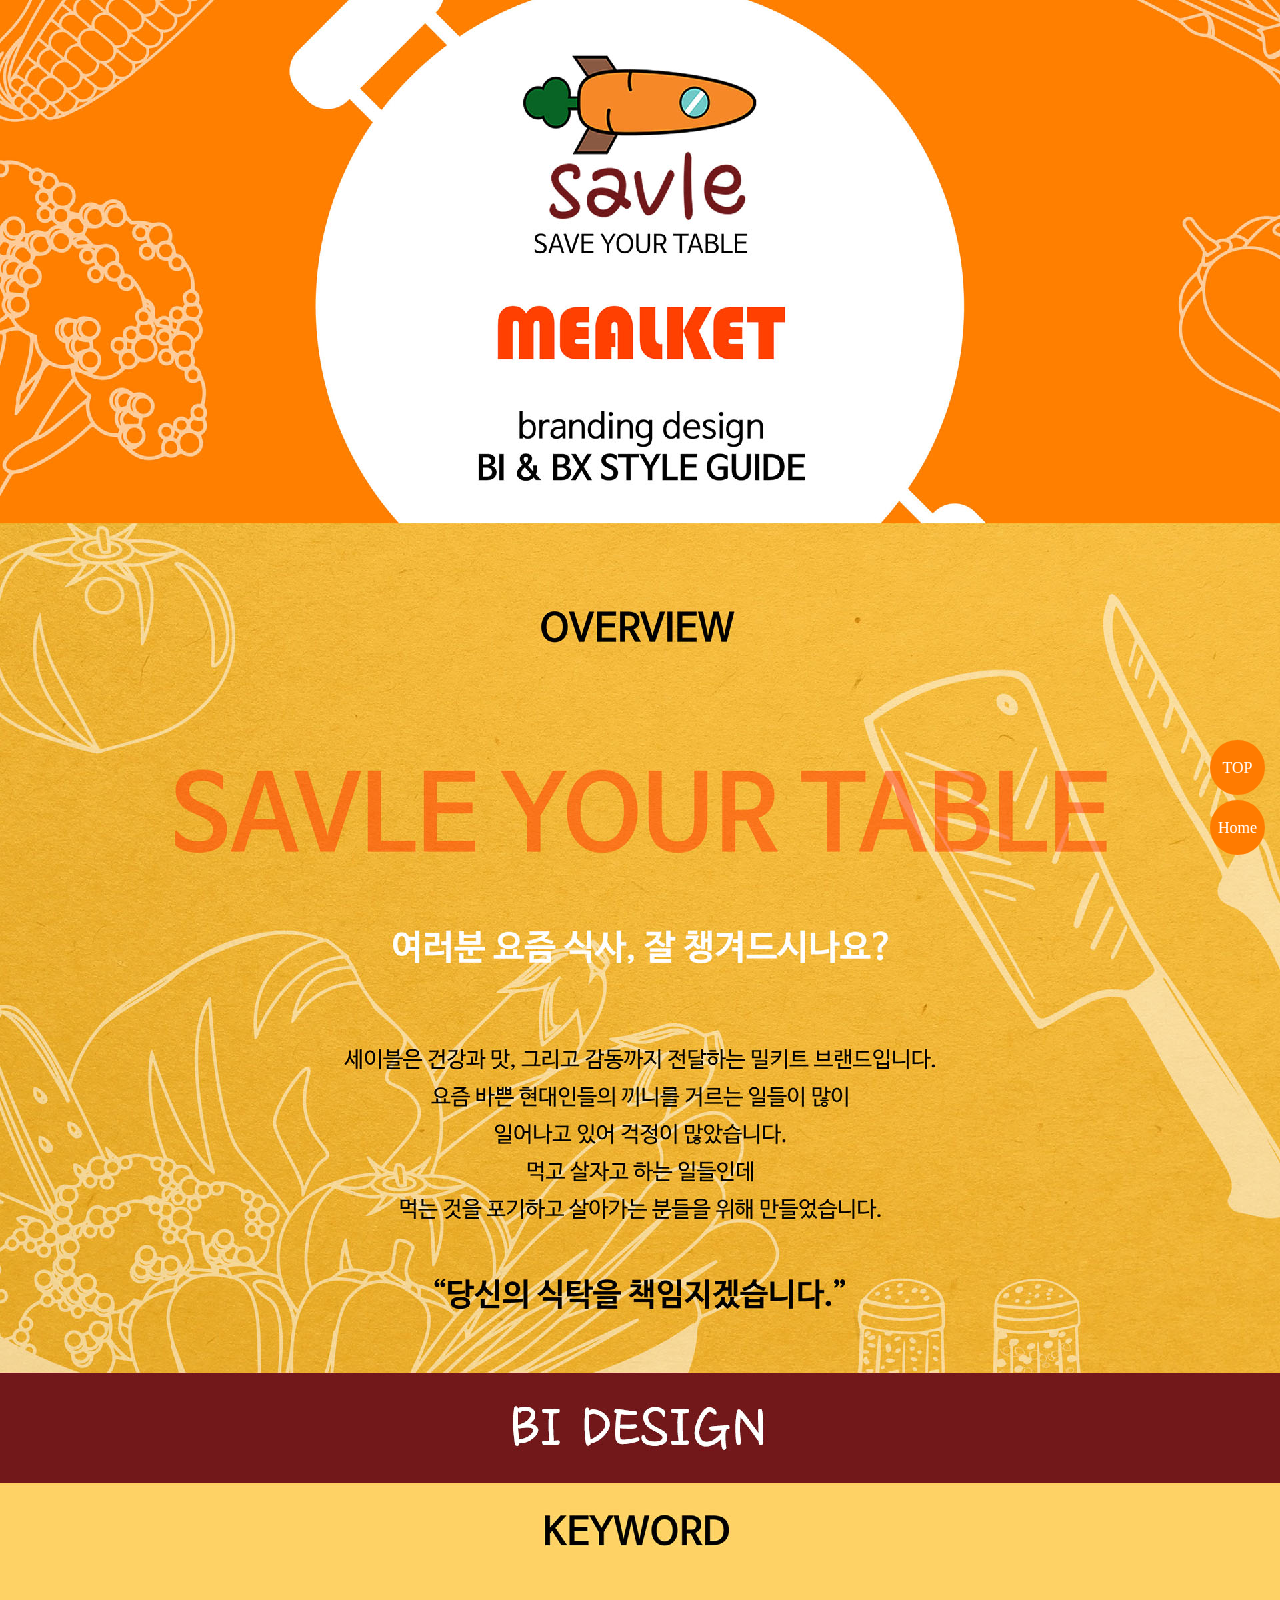
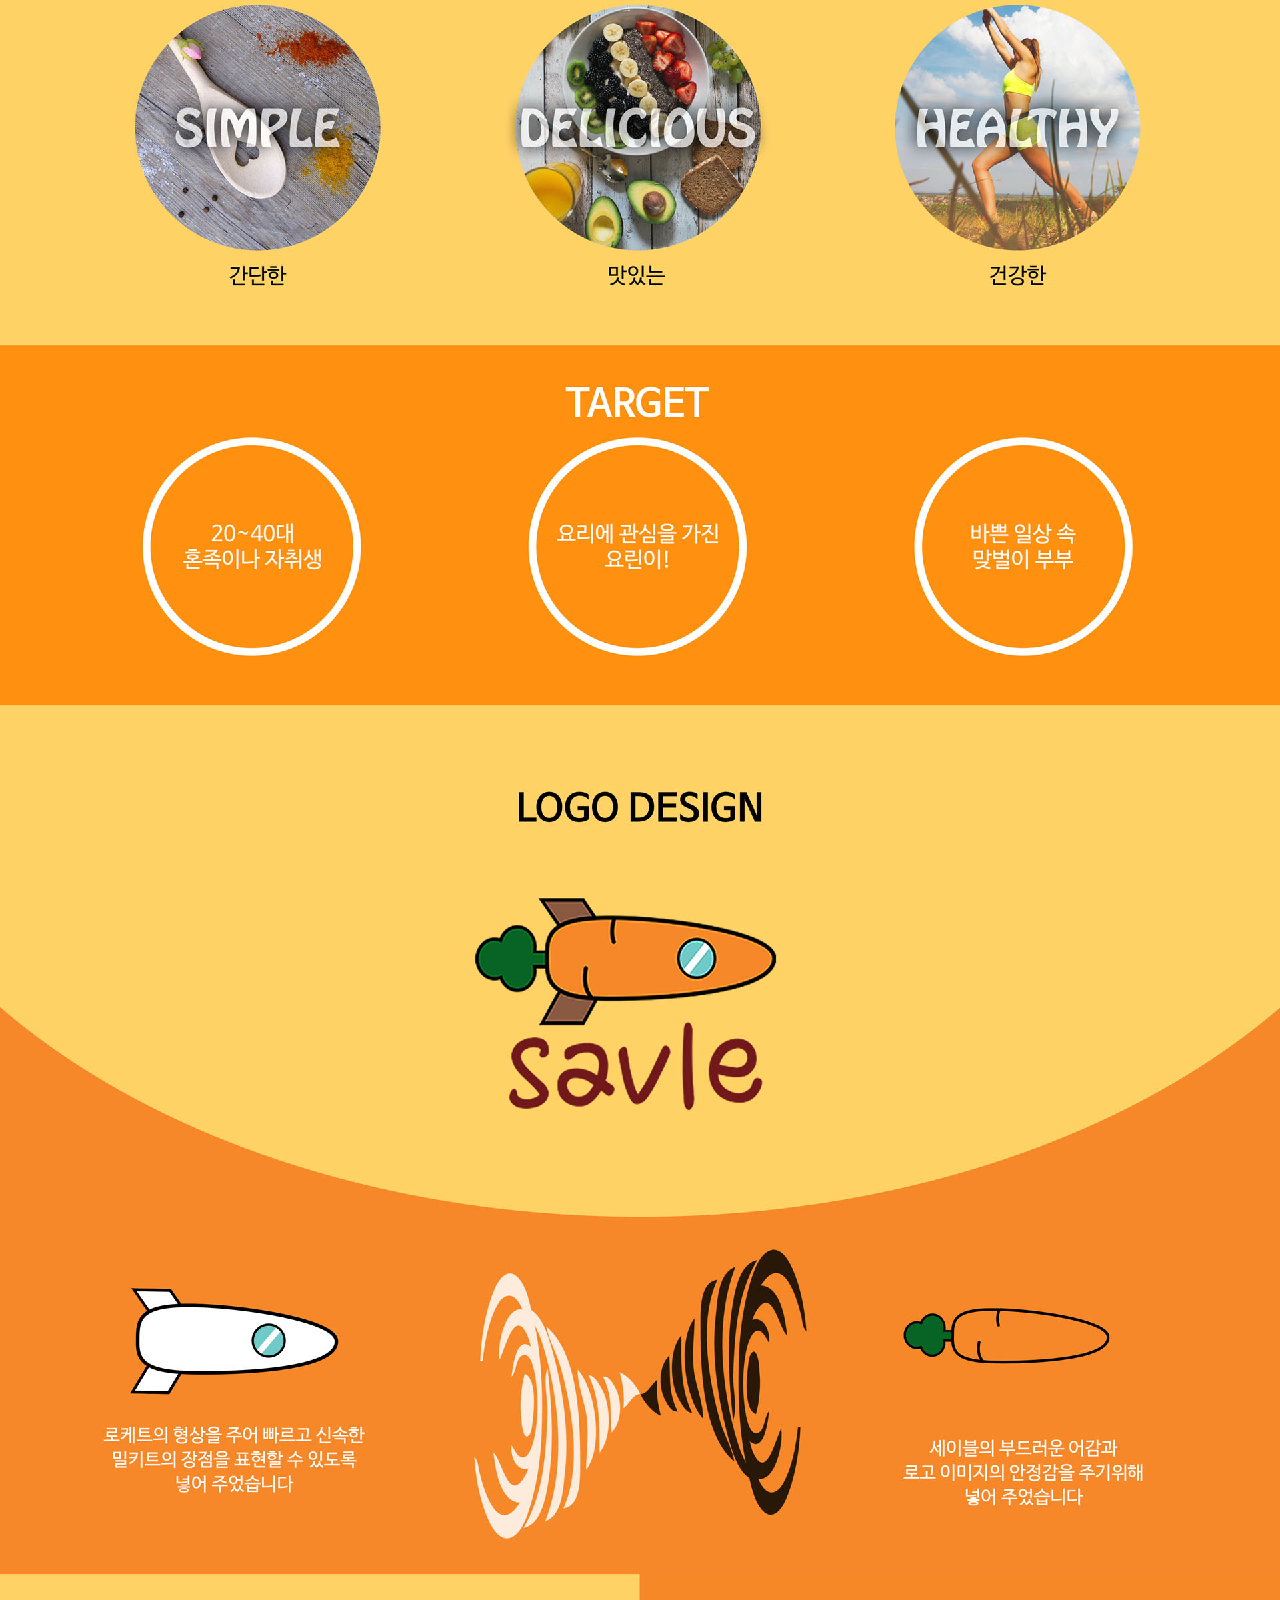
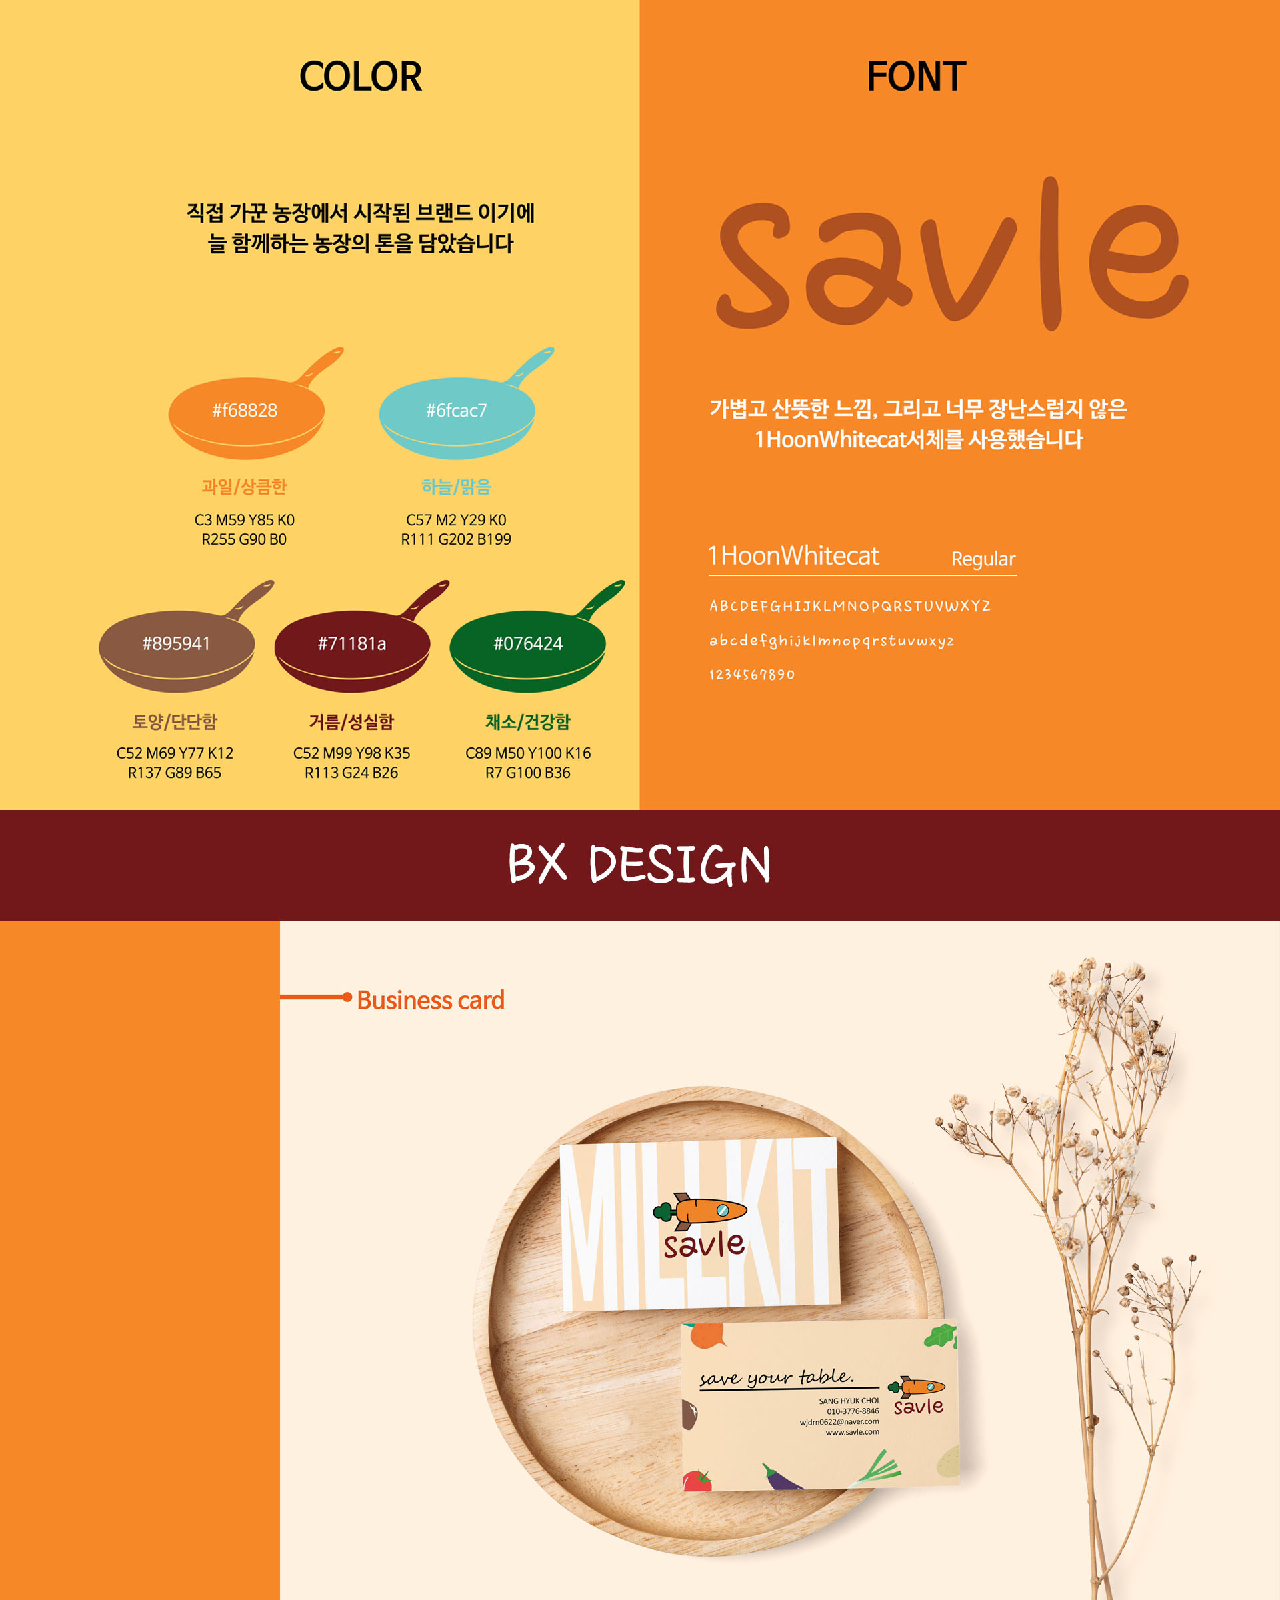
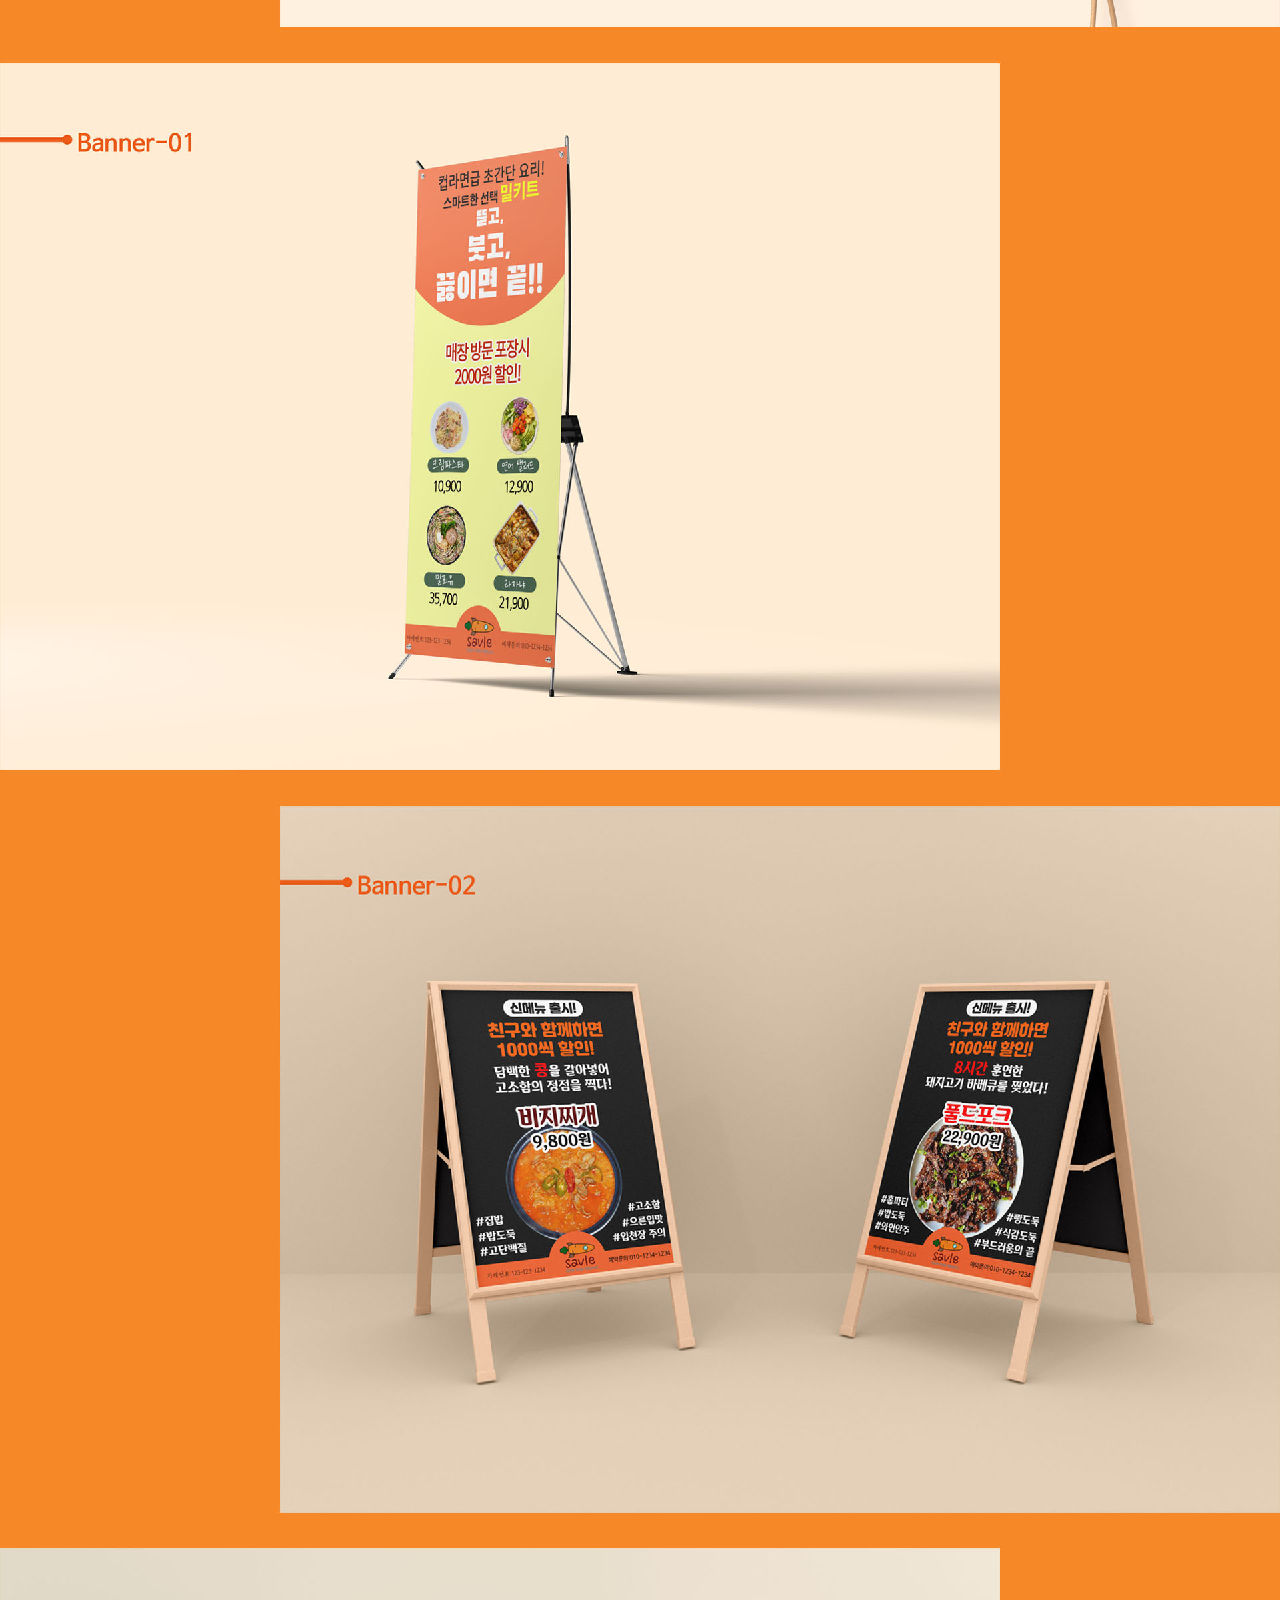
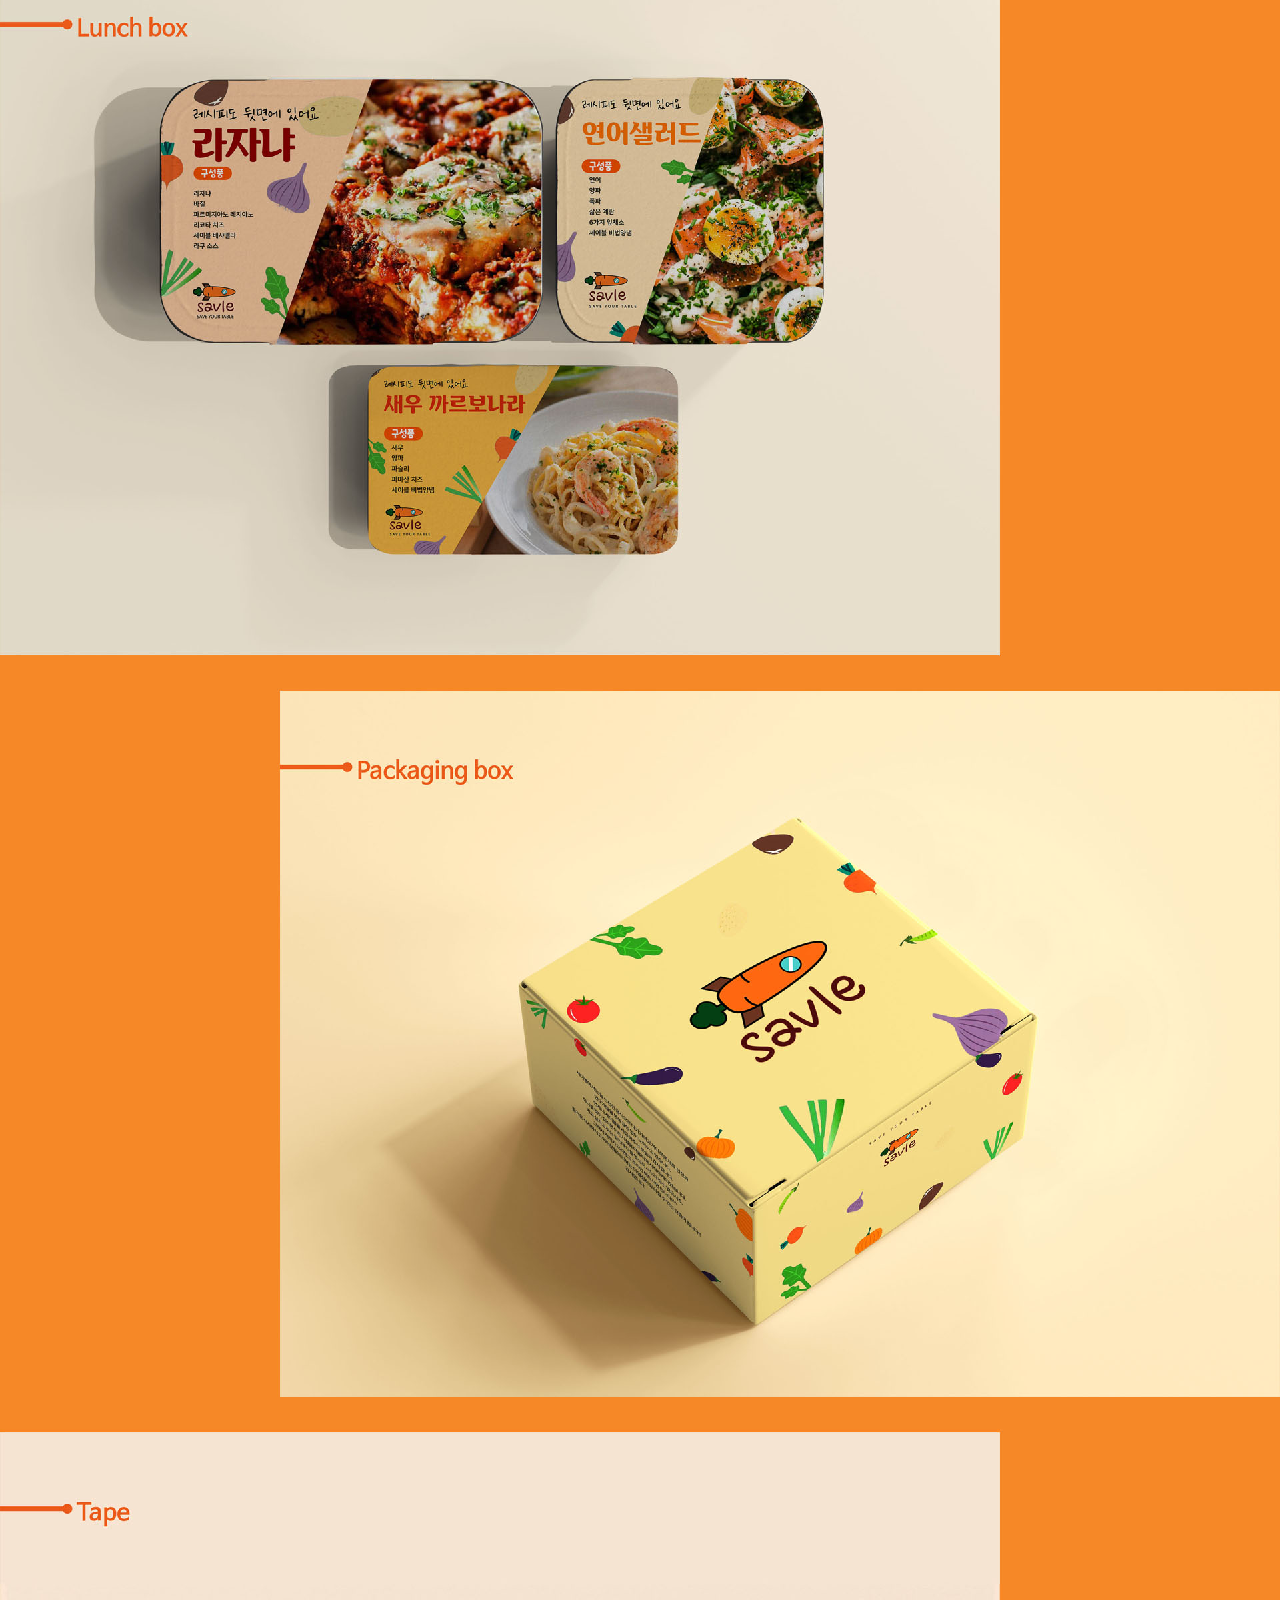
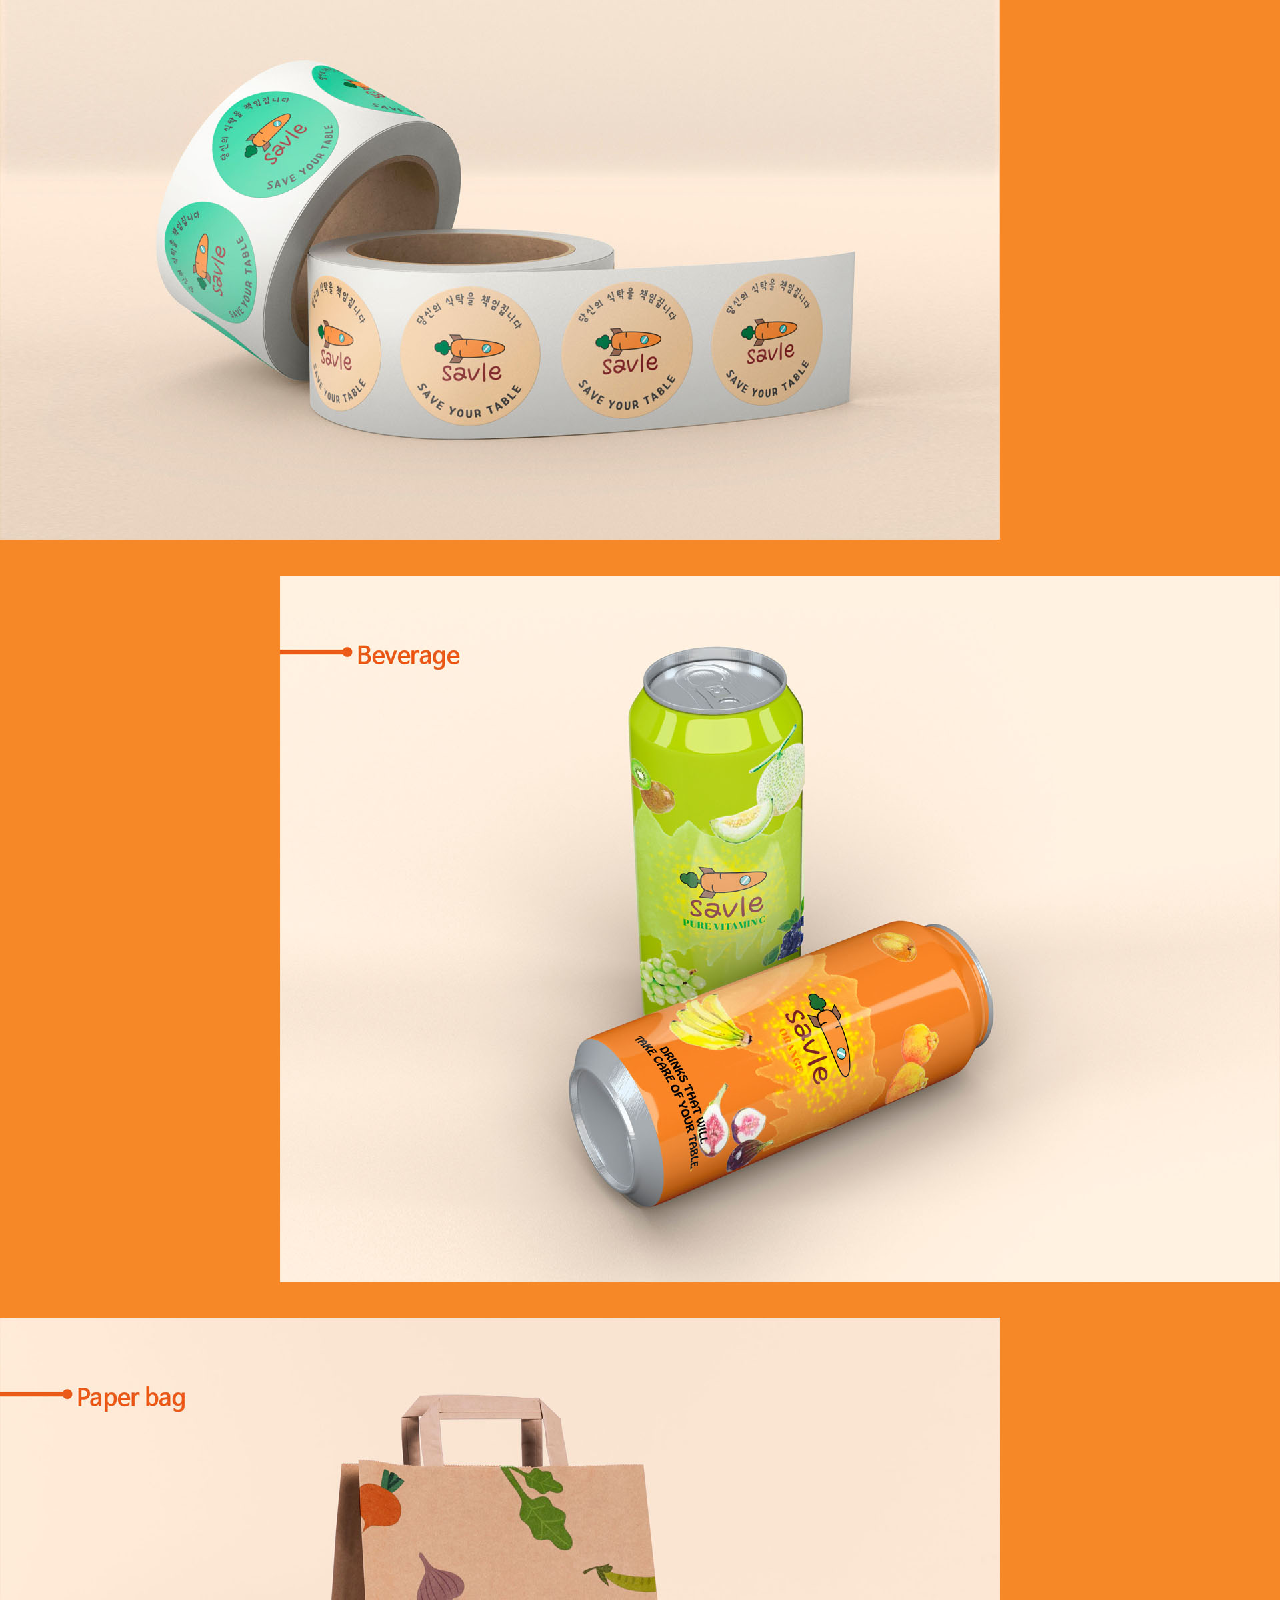
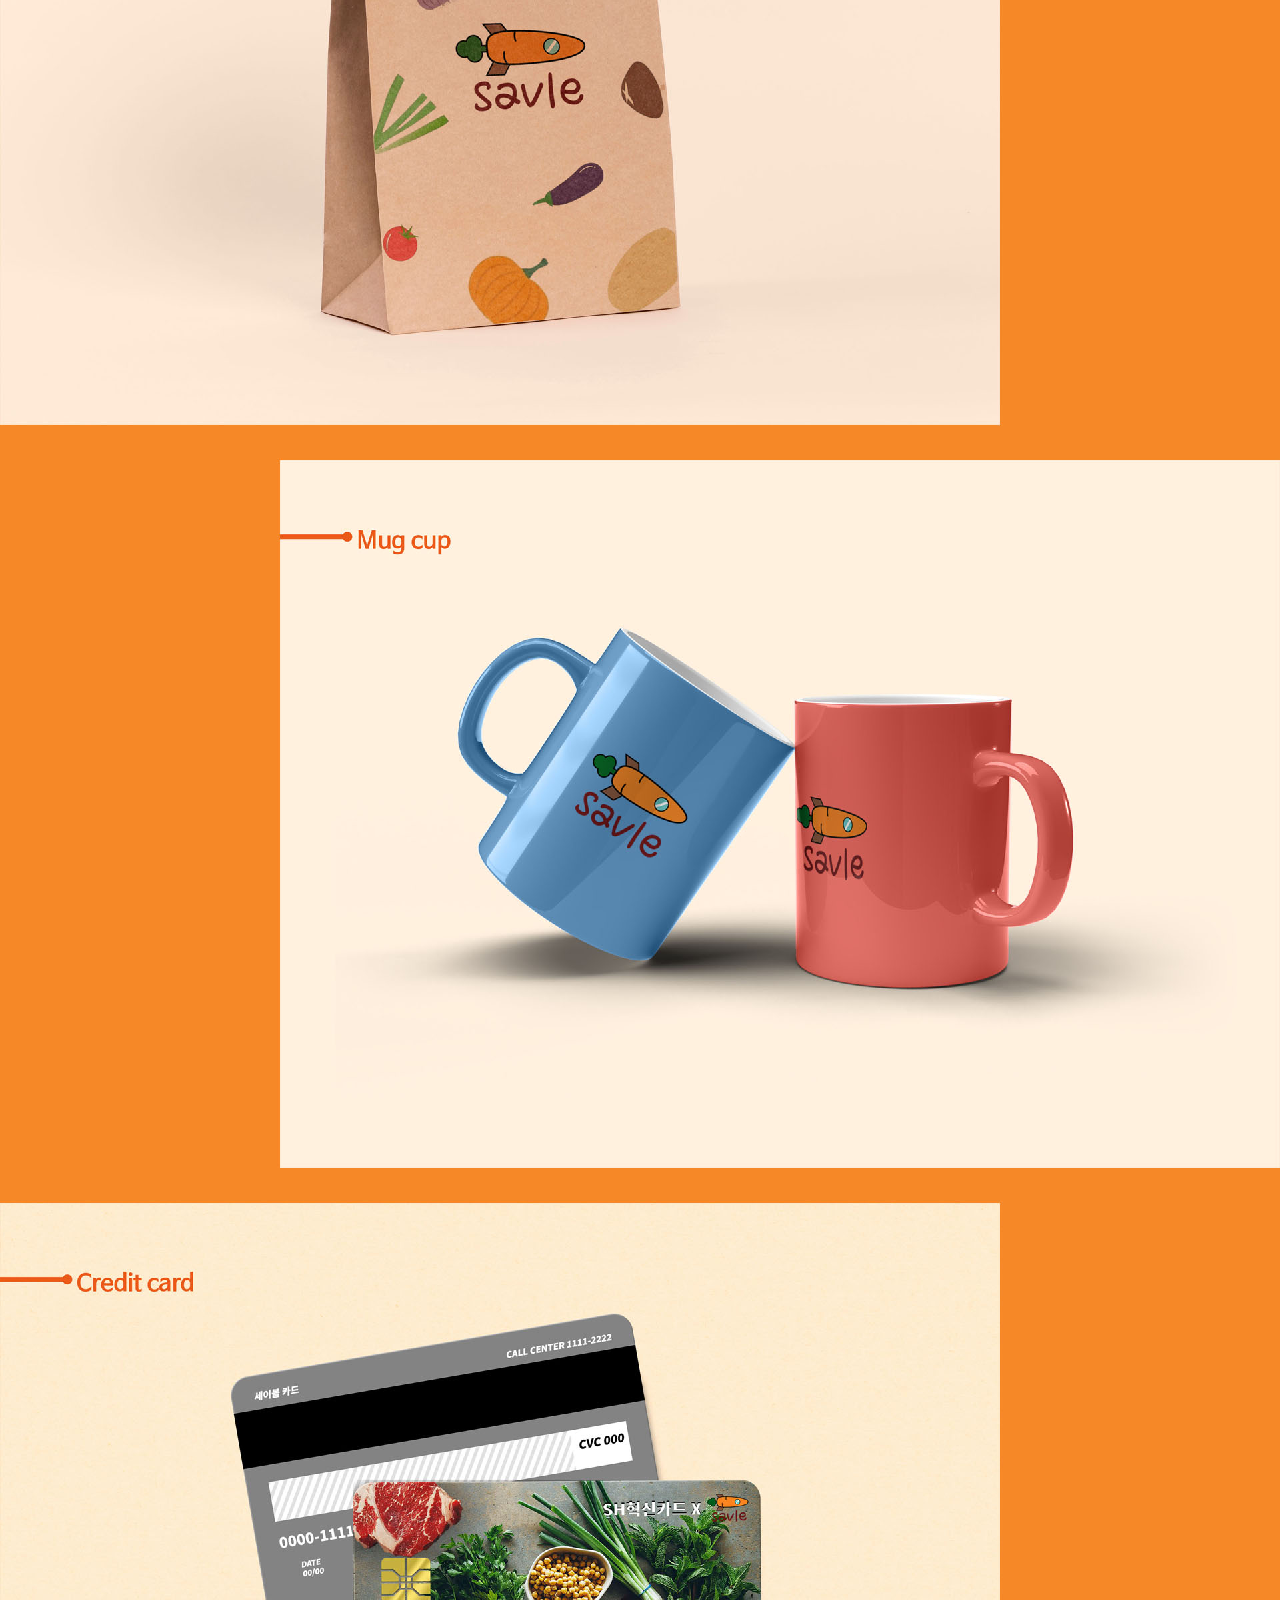
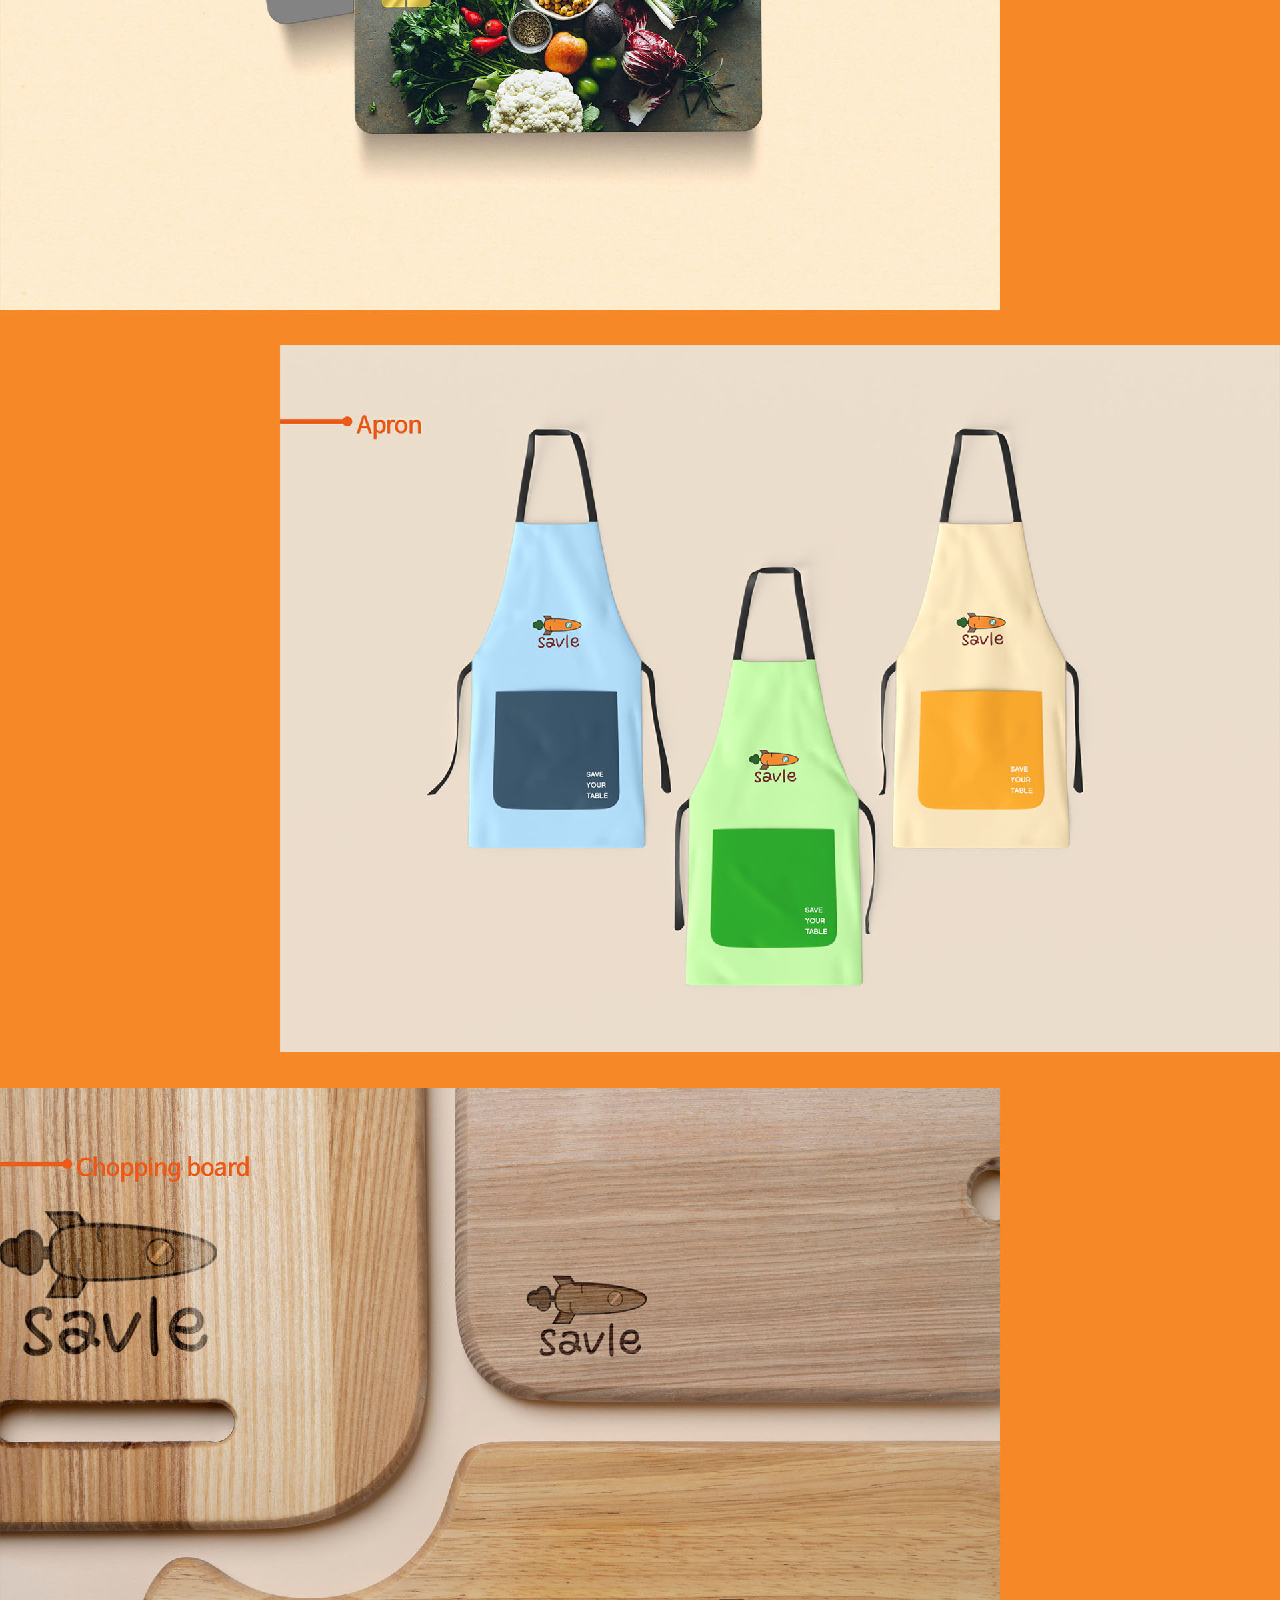
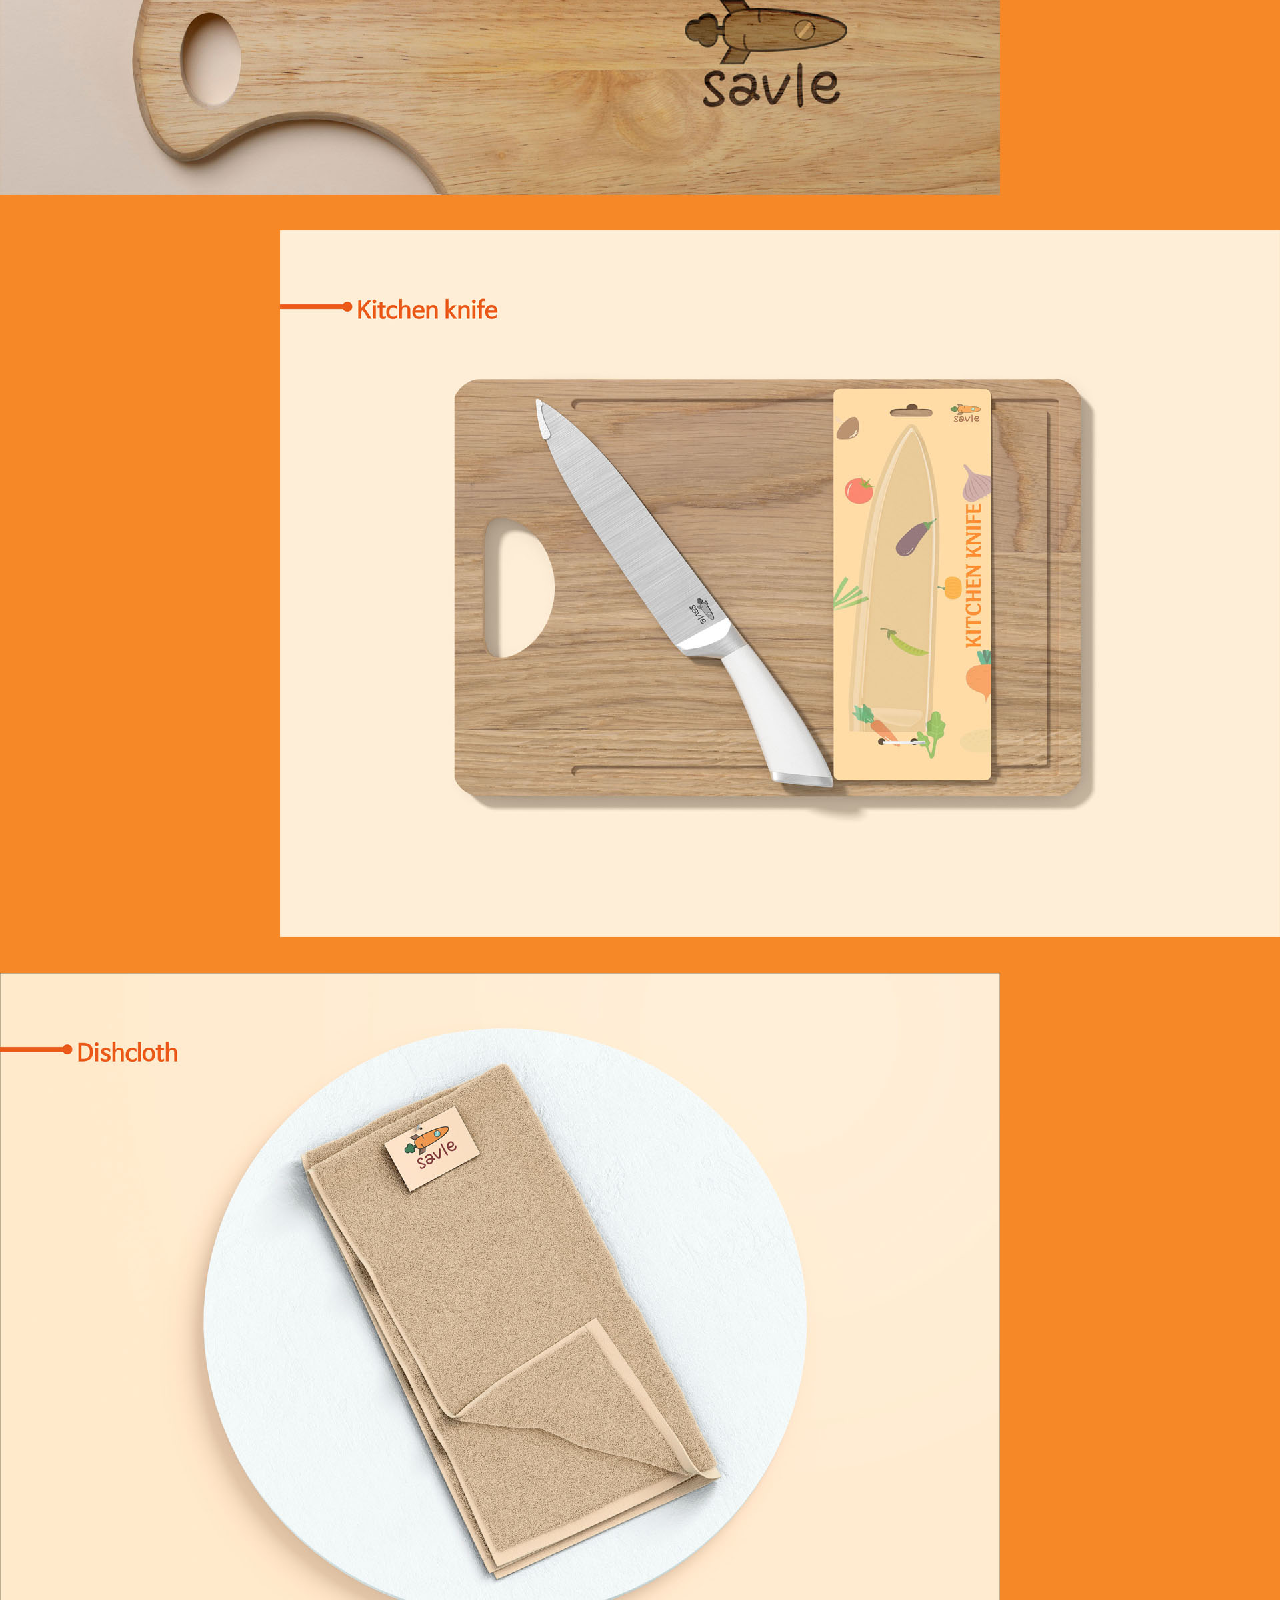
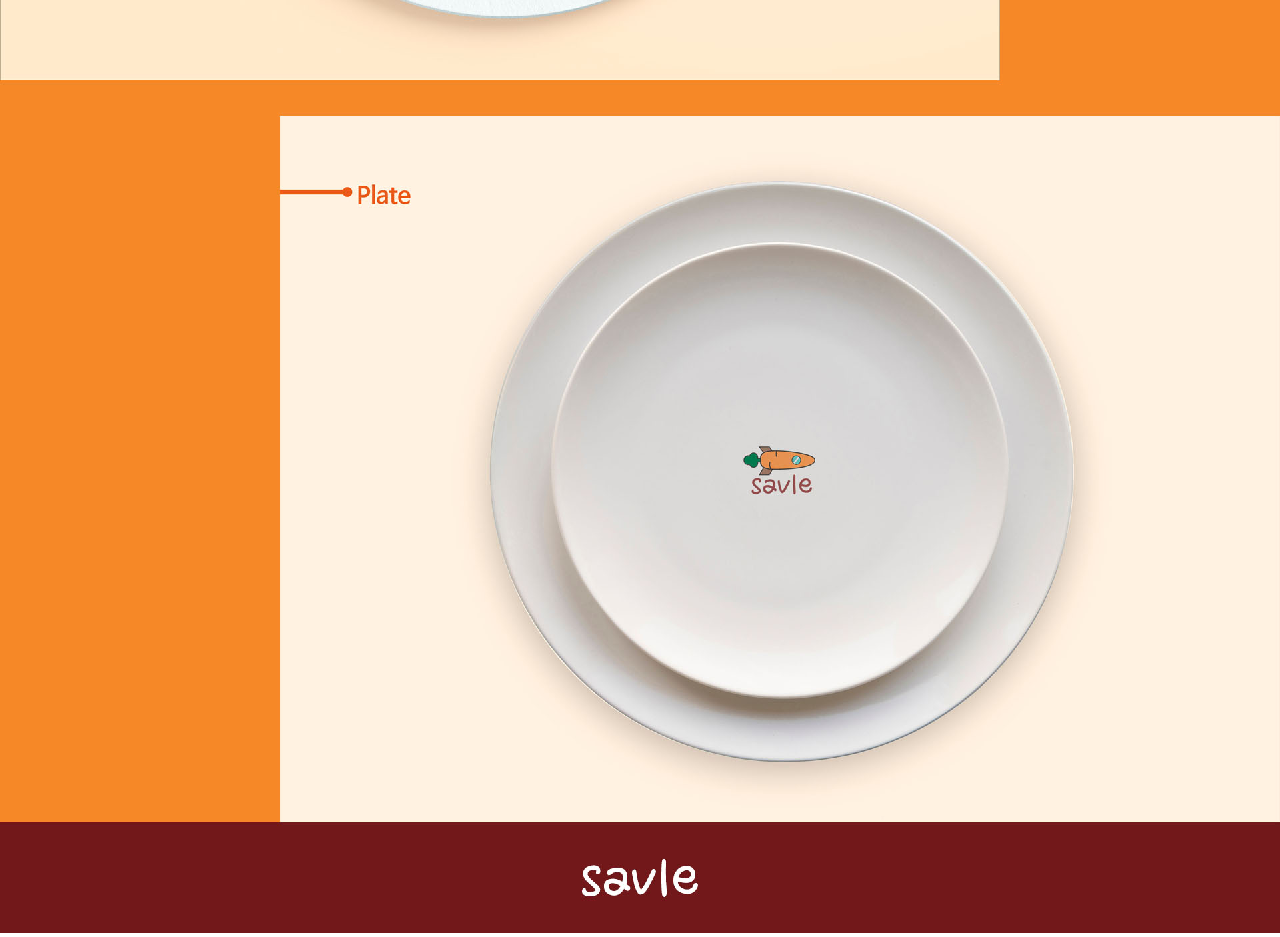
<file: savle_bibx.html>
<!doctype html>
<html>
	<head>
		<title>Savle BI & BX Style Guide</title>
		<meta charset="utf-8">
		<meta name="viewport" content="width=device-width, initial-scale=1">
		<meta http-equiv="X-UA-Compatible" content="IE=edge">
		<style>
			*{margin:0; padding:0;}
			a{text-decoration:none;
				color:#000;}
			
			.fixed_box{position:fixed;
				bottom:40px;
				right:30px;
				width:40px;}
			
			#top img{width:100%;}
			.home_btn, .top_btn{
				display: inline-block;
				width:55px;
				line-height: 55px;
				background-color: #ff7b00;
				text-align: center;
				border-radius:50%;
				margin-bottom:5px;
				color:#fff;
				transition: all 0.5s;
			}
			.fixed_box a:hover{
				background-color: #ffdf88;
			}
		</style>
	</head>
	<body>
		<div id="top">
			<img src="images/bibx.jpg" class="img1">

		</div>
		<div class="fixed_box">
			<a href="#top" class="top_btn"><!--href부분은 이미지를 감싼 div에 있는 id이름과 동일하게 설정.-->
				TOP
			</a>
			<a href="index.html" class="home_btn">
				Home
			</a>
		</div>


		<!--이동시 부드럽게 이동시키기 위해 추가한 구문 시작. script쪽 전부 삭제가능.-->
		<script src="https://code.jquery.com/jquery-1.12.4.min.js" integrity="sha256-ZosEbRLbNQzLpnKIkEdrPv7lOy9C27hHQ+Xp8a4MxAQ=" crossorigin="anonymous"></script>
		<script>
			$(function() {
				$('a[href*="#"]:not([href="#"])').click(function() {
				if (location.pathname.replace(/^\//,'') == this.pathname.replace(/^\//,'') && location.hostname == this.hostname) {
				var target = $(this.hash);
				target = target.length ? target : $('[name=' + this.hash.slice(1) +']');
				if (target.length) {
				$('html, body').animate({
				scrollTop: target.offset().top
				}, 500);//움직이는 시간 조정
				return false;
				}
				}
				});
				});
		</script>
		<!--이동시 부드럽게 이동시키기 위해 추가한 구문 끝. 삭제가능.-->
	</body>
</html>
</file>
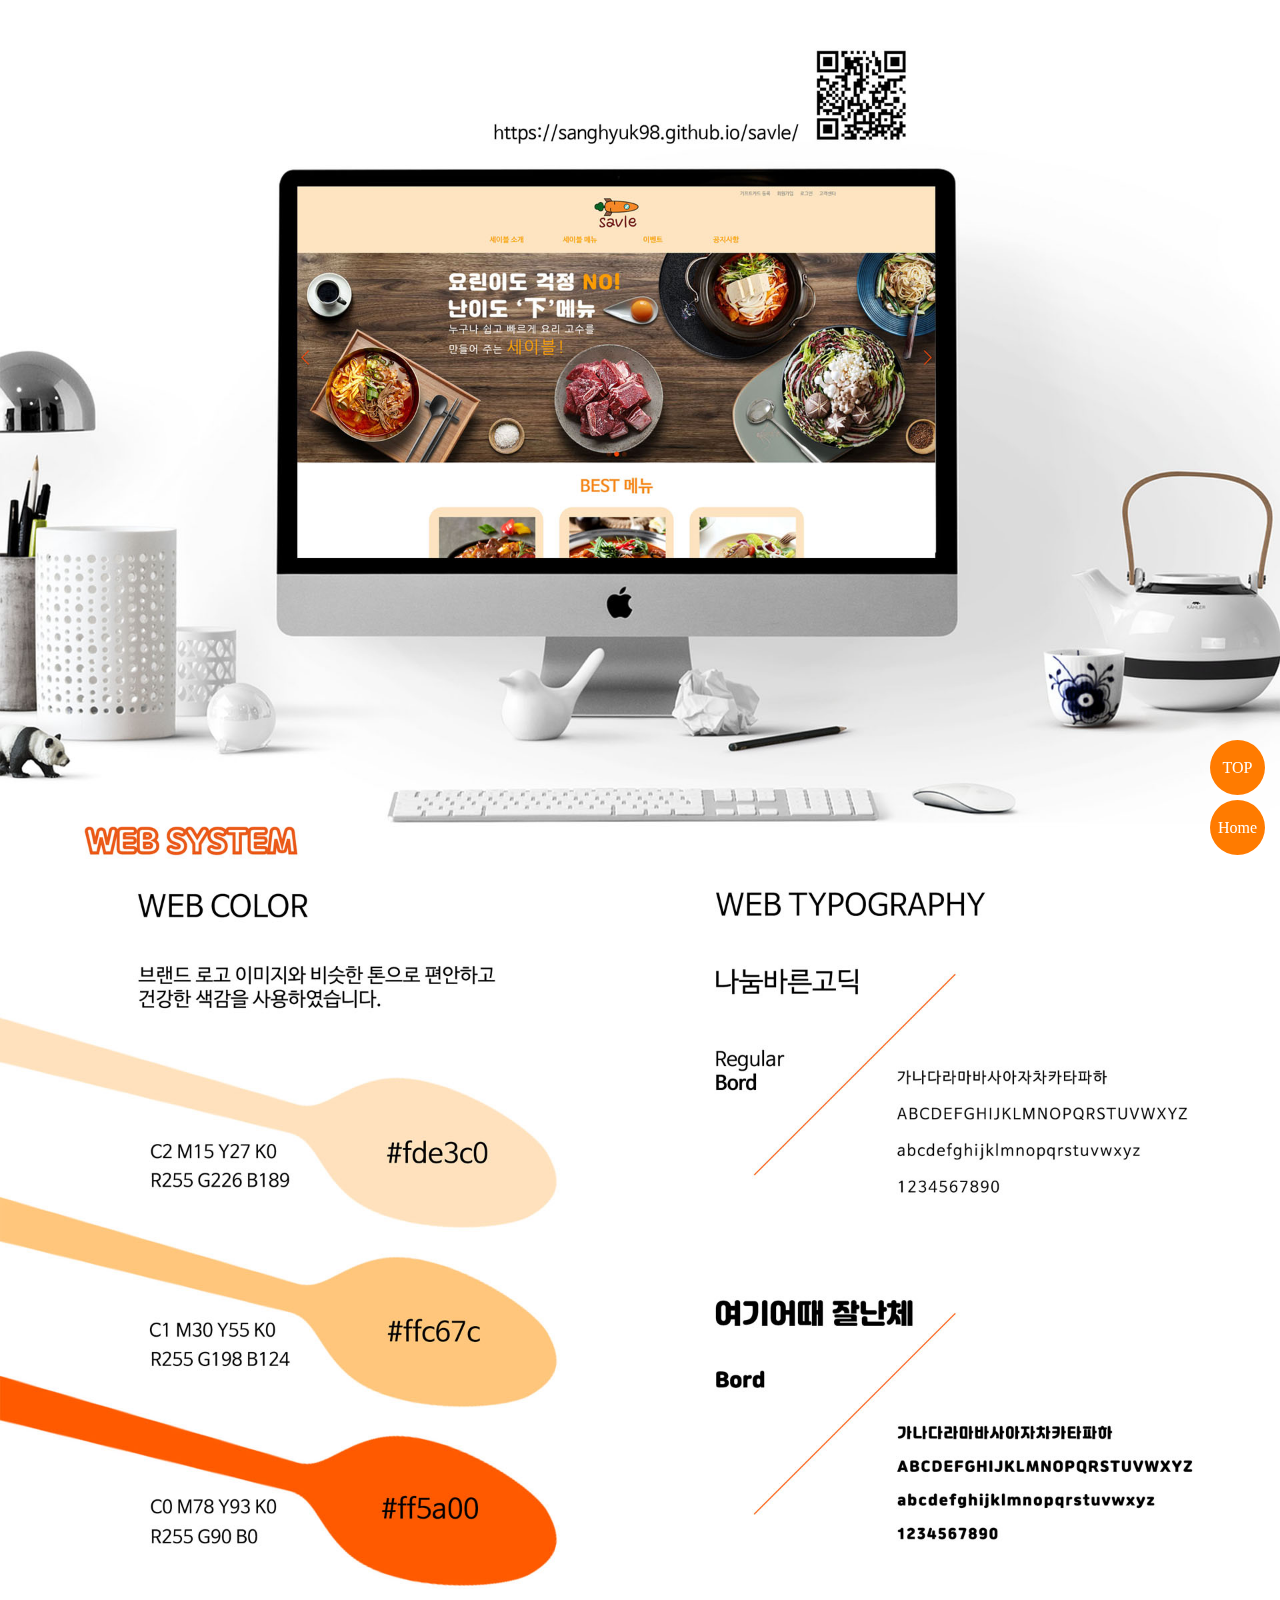
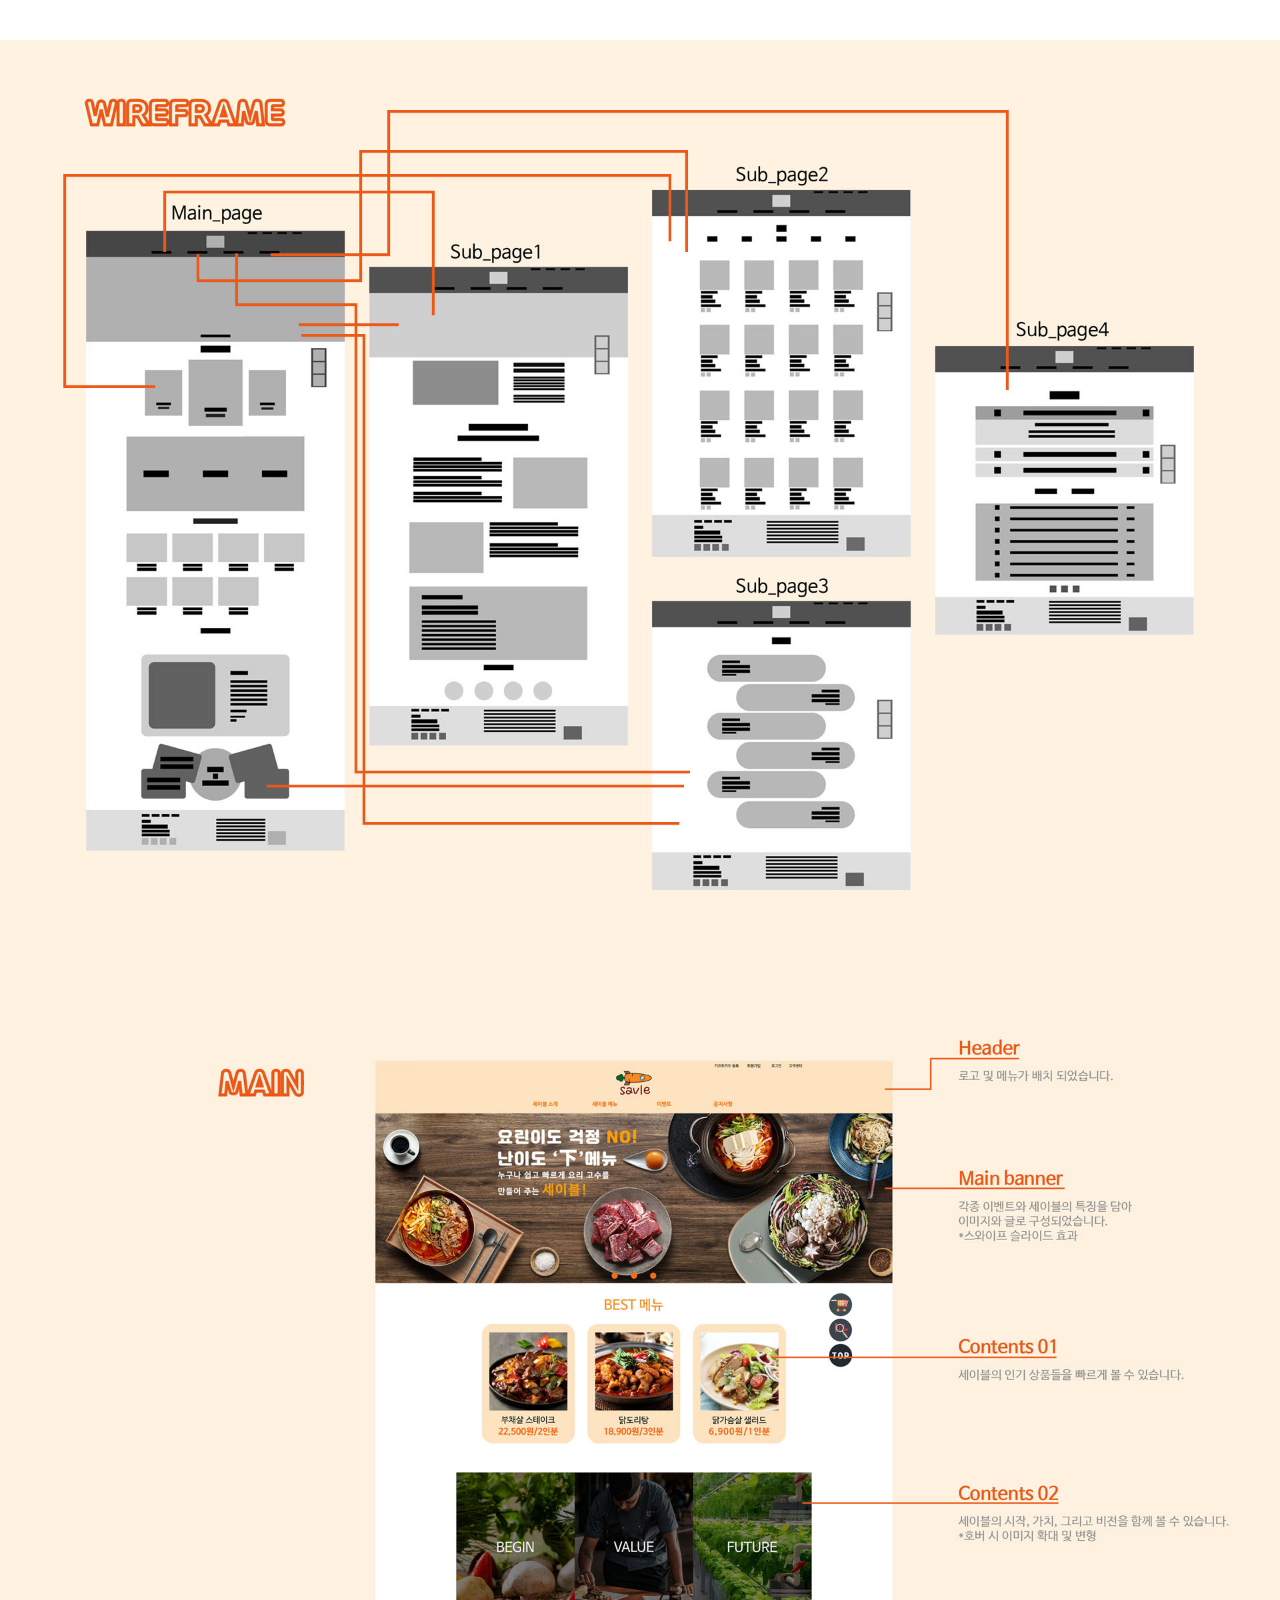
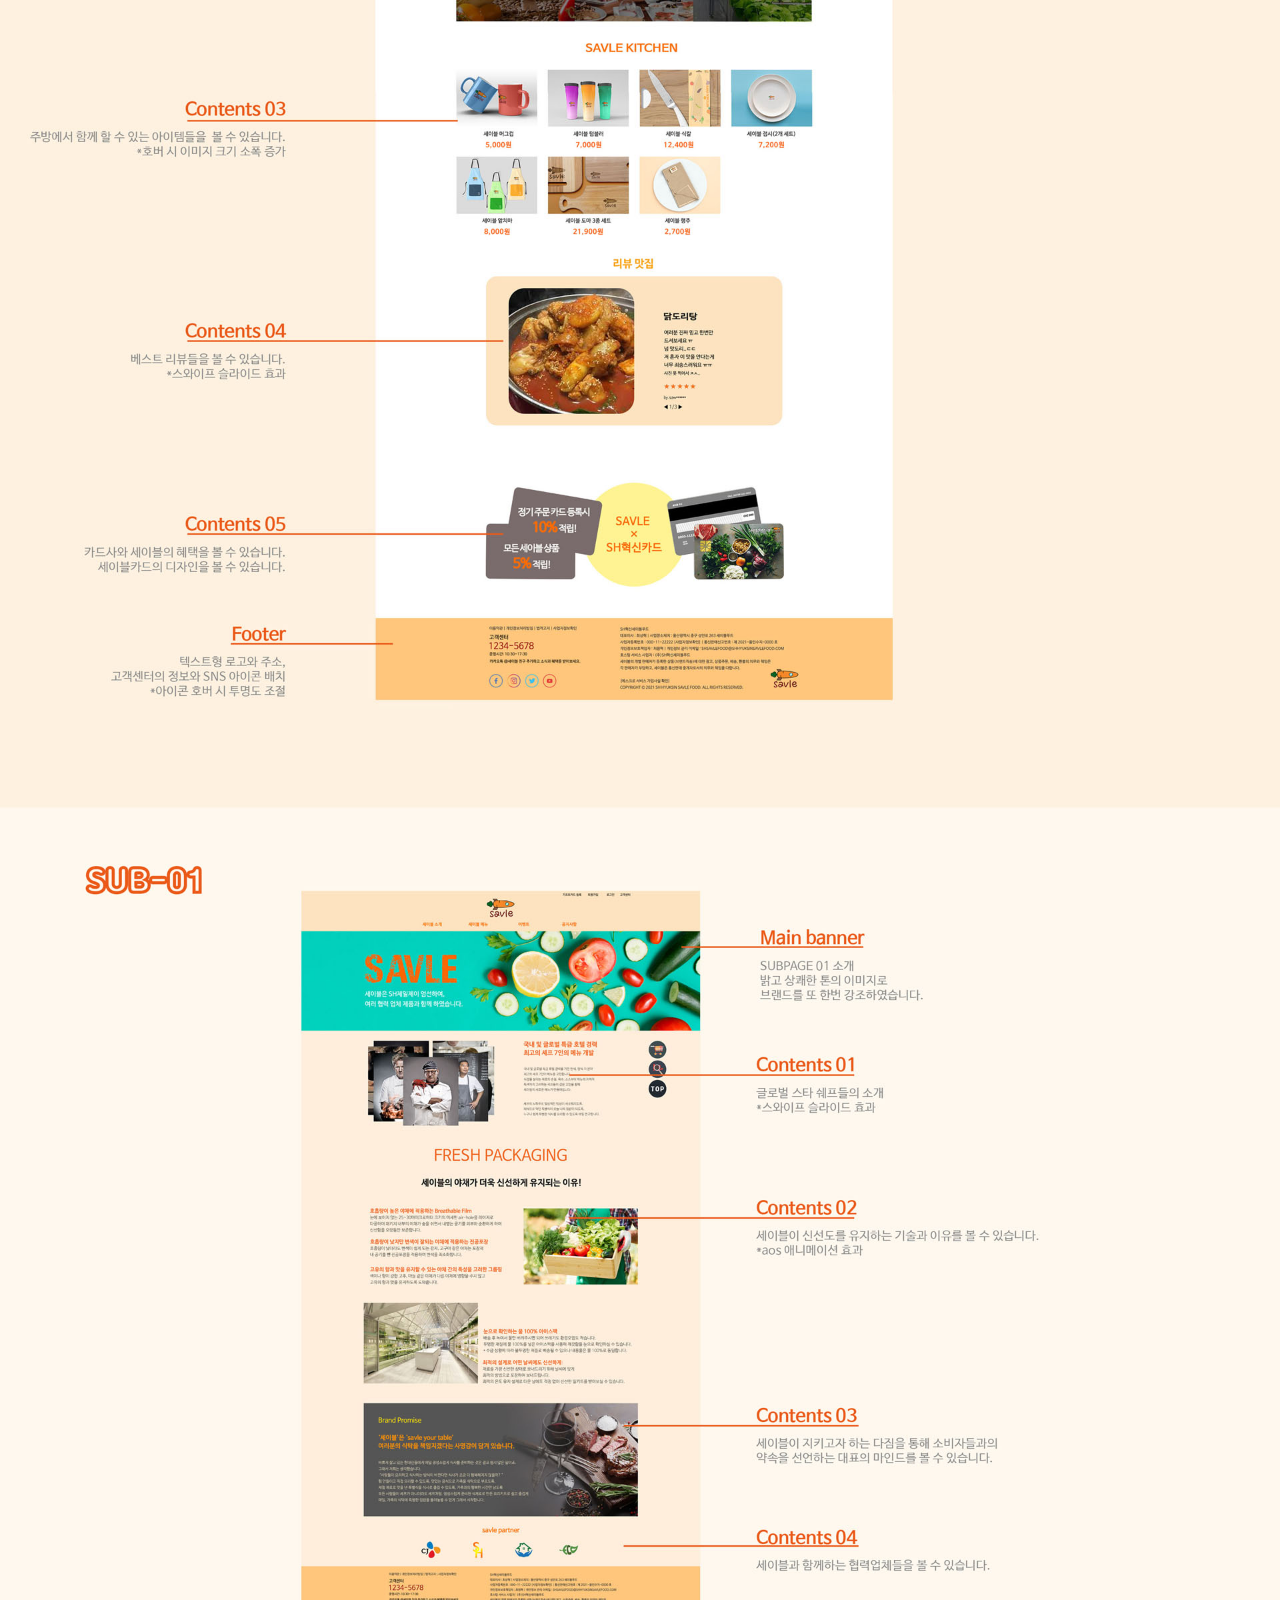
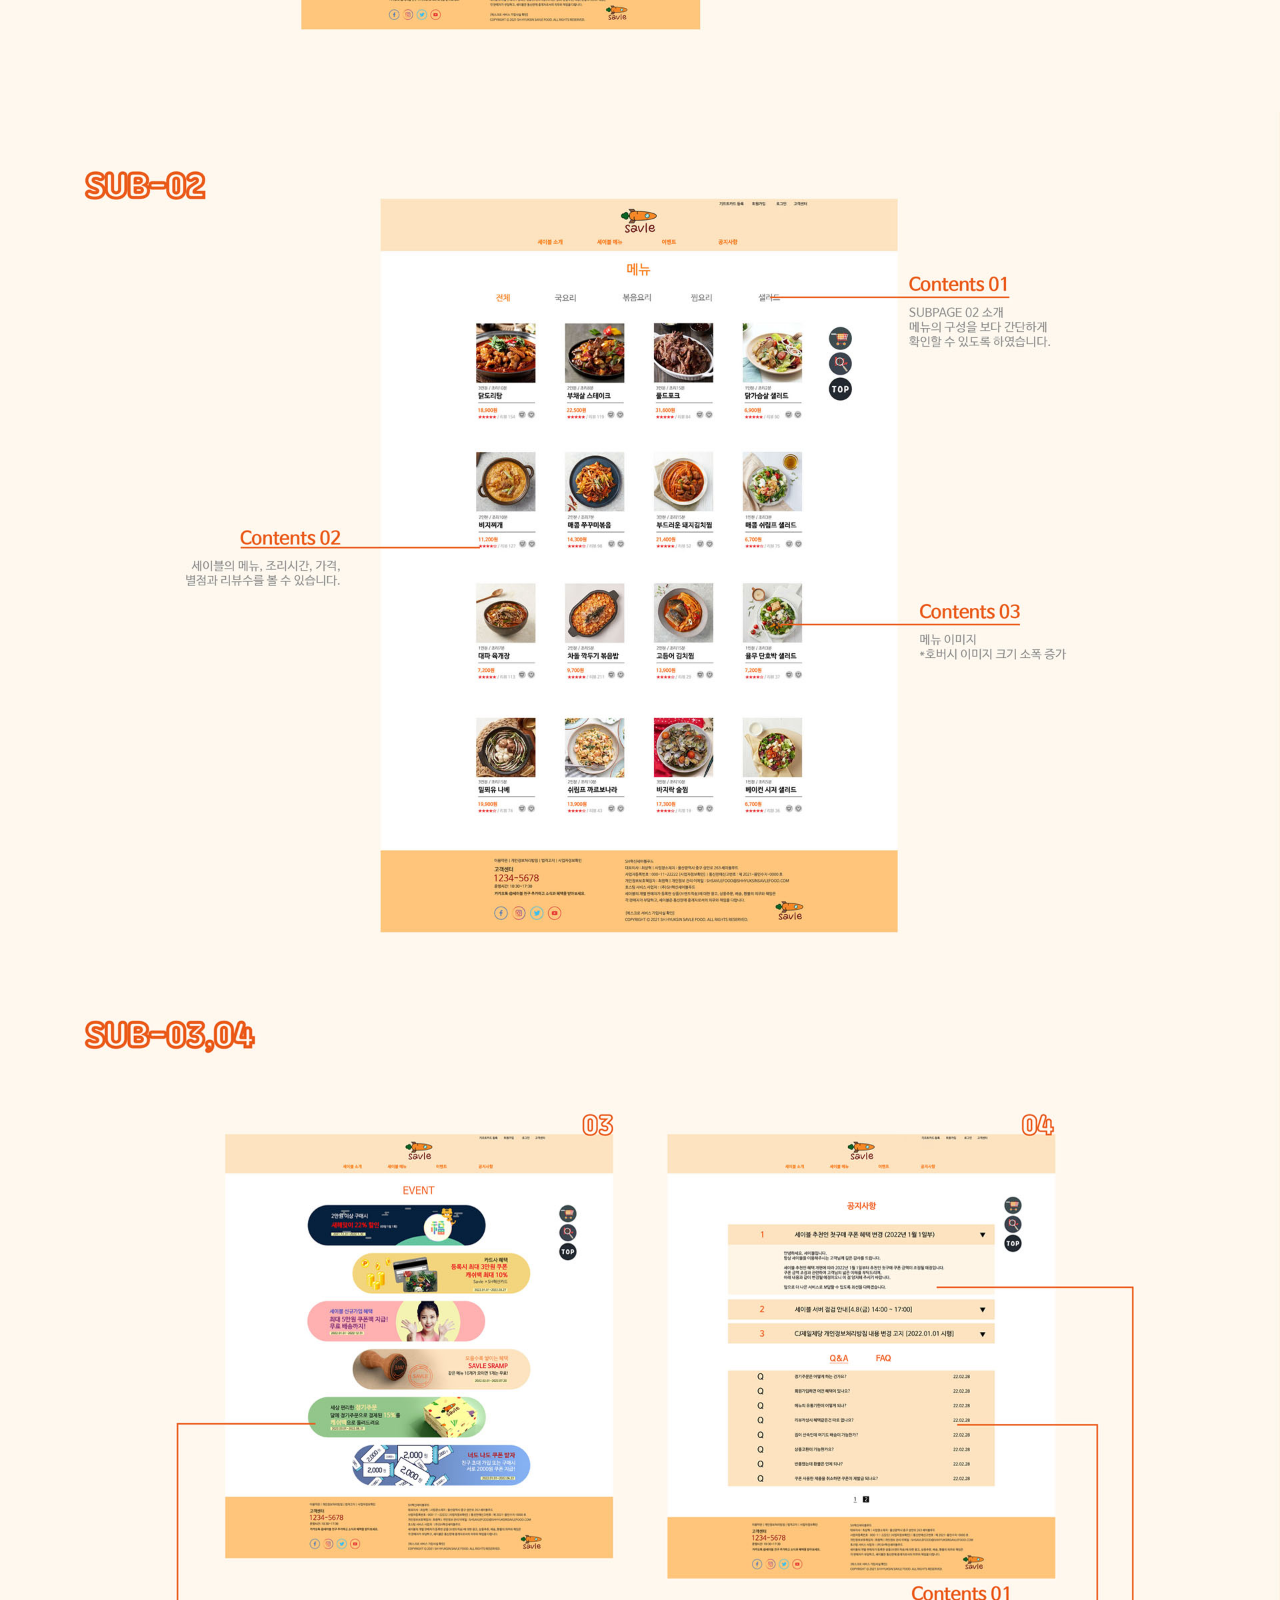
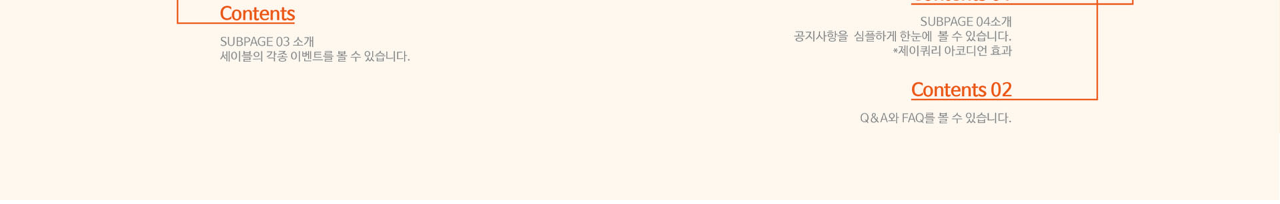
<file: savle_web.html>
<!doctype html>
<html>
	<head>
		<title>Savle web design</title>
		<meta charset="utf-8">
		<meta name="viewport" content="width=device-width, initial-scale=1">
		<meta http-equiv="X-UA-Compatible" content="IE=edge">
		<style>
			*{margin:0; padding:0;}
			a{text-decoration:none;
				color:#000;}
			
			.fixed_box{position:fixed;
				bottom:40px;
				right:30px;
				width:40px;}
			
			#top img{width:100%;}
			.home_btn, .top_btn{
				display: inline-block;
				width:55px;
				line-height: 55px;
				background-color: #ff7b00;
				text-align: center;
				border-radius:50%;
				margin-bottom:5px;
				color:#fff;
				transition: all 0.5s;
			}
			.fixed_box a:hover{
				background-color: #ffdf88;
			}
		</style>
	</head>
	<body>
		<div id="top">
			<img src="images/savle_web.jpg" class="img1">

		</div>
		<div class="fixed_box">
			<a href="#top" class="top_btn"><!--href부분은 이미지를 감싼 div에 있는 id이름과 동일하게 설정.-->
				TOP
			</a>
			<a href="index.html" class="home_btn">
				Home
			</a>
		</div>


		<!--이동시 부드럽게 이동시키기 위해 추가한 구문 시작. script쪽 전부 삭제가능.-->
		<script src="https://code.jquery.com/jquery-1.12.4.min.js" integrity="sha256-ZosEbRLbNQzLpnKIkEdrPv7lOy9C27hHQ+Xp8a4MxAQ=" crossorigin="anonymous"></script>
		<script>
			$(function() {
				$('a[href*="#"]:not([href="#"])').click(function() {
				if (location.pathname.replace(/^\//,'') == this.pathname.replace(/^\//,'') && location.hostname == this.hostname) {
				var target = $(this.hash);
				target = target.length ? target : $('[name=' + this.hash.slice(1) +']');
				if (target.length) {
				$('html, body').animate({
				scrollTop: target.offset().top
				}, 500);//움직이는 시간 조정
				return false;
				}
				}
				});
				});
		</script>
		<!--이동시 부드럽게 이동시키기 위해 추가한 구문 끝. 삭제가능.-->
	</body>
</html>
</file>
